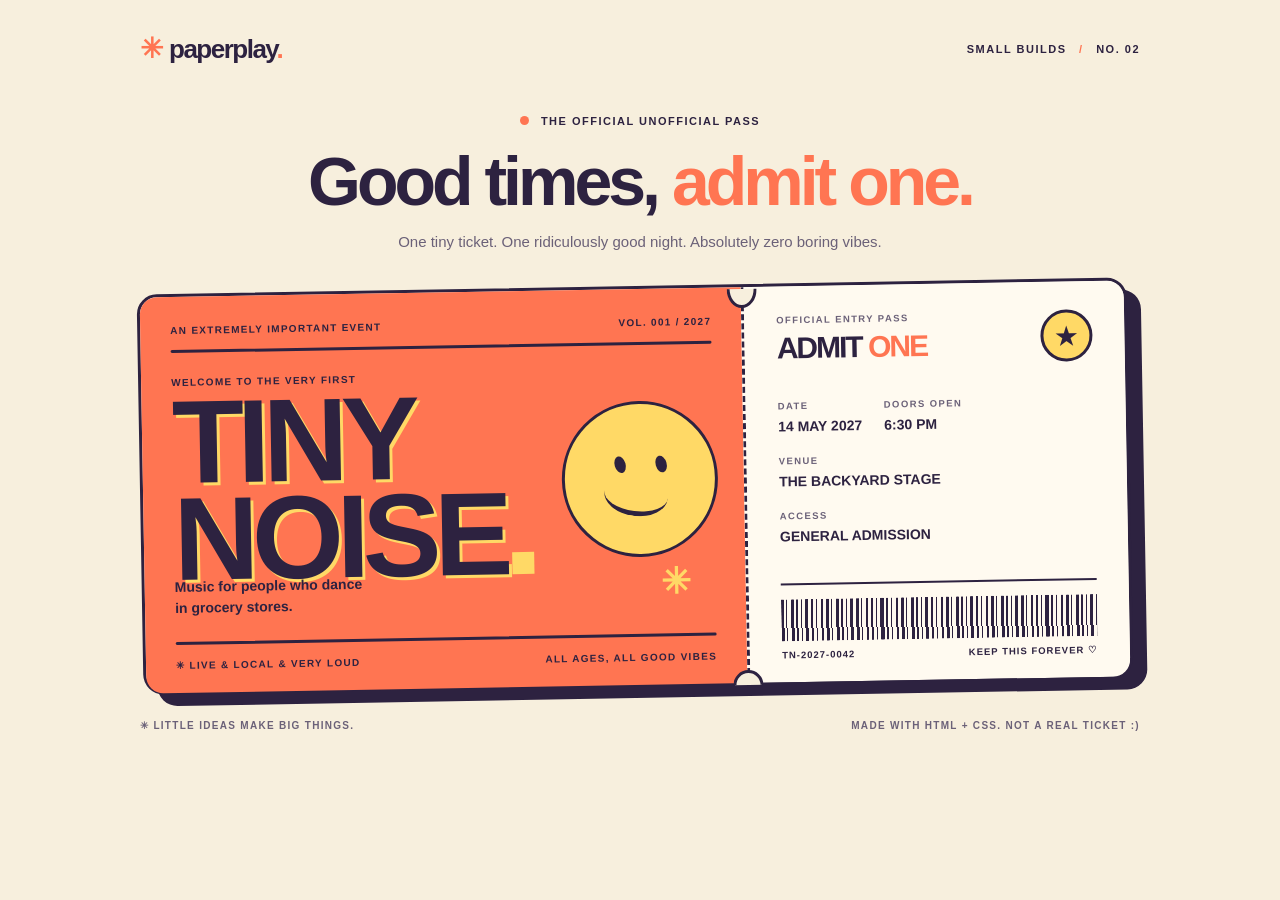
<file: begineer/index.html>
<!DOCTYPE html>
<html lang="en">
<head>
  <meta charset="UTF-8">
  <meta name="viewport" content="width=device-width, initial-scale=1">
  <title>paperplay. — Tiny Noise ticket</title>
  <link rel="stylesheet" href="style.css">
</head>
<body>
  <header class="top">
    <a class="logo" href="#"><span class="logo-star">✳</span>paperplay<span class="dot">.</span></a>
    <div class="top-meta">SMALL BUILDS <span class="slash">/</span> NO. 02</div>
  </header>

  <main>
    <section class="hero">
      <div class="eyebrow"><span class="eyebrow-dot"></span>THE OFFICIAL UNOFFICIAL PASS</div>
      <h1>Good times, <span class="accent">admit one.</span></h1>
      <p class="sub">One tiny ticket. One ridiculously good night. Absolutely zero boring vibes.</p>
    </section>

    <div class="ticket-wrap">
      <article class="ticket">
        <!-- Main panel -->
        <div class="main">
          <div class="row-top">
            <span>AN EXTREMELY IMPORTANT EVENT</span>
            <span>VOL. 001 / 2027</span>
          </div>
          <div class="rule"></div>

          <p class="welcome">WELCOME TO THE VERY FIRST</p>
          <h2 class="title">TINY<br>NOISE<span class="period"></span></h2>

          <div class="smiley" aria-hidden="true">
            <i class="eye l"></i><i class="eye r"></i><i class="mouth"></i>
          </div>

          <p class="tagline">Music for people who dance<br>in grocery stores.</p>
          <span class="spark">✳</span>

          <div class="rule bottom-rule"></div>
          <div class="row-bottom">
            <span>✳ LIVE &amp; LOCAL &amp; VERY LOUD</span>
            <span>ALL AGES, ALL GOOD VIBES</span>
          </div>
        </div>

        <!-- Stub -->
        <div class="stub">
          <span class="notch top"></span>
          <span class="notch bottom"></span>

          <div class="stub-head">
            <div>
              <small class="label">OFFICIAL ENTRY PASS</small>
              <div class="admit">ADMIT <span class="accent">ONE</span></div>
            </div>
            <div class="badge">★</div>
          </div>

          <div class="details">
            <div class="pair">
              <div><small class="label">DATE</small><b>14 MAY 2027</b></div>
              <div><small class="label">DOORS OPEN</small><b>6:30 PM</b></div>
            </div>
            <div><small class="label">VENUE</small><b>THE BACKYARD STAGE</b></div>
            <div><small class="label">ACCESS</small><b>GENERAL ADMISSION</b></div>
          </div>

          <div class="stub-rule"></div>
          <div class="barcode"></div>
          <div class="code-row">
            <span>TN-2027-0042</span>
            <span>KEEP THIS FOREVER ♡</span>
          </div>
        </div>
      </article>
    </div>
  </main>

  <footer class="foot">
    <span>✳ LITTLE IDEAS MAKE BIG THINGS.</span>
    <span>MADE WITH HTML + CSS. NOT A REAL TICKET :)</span>
  </footer>
</body>
</html>
</file>
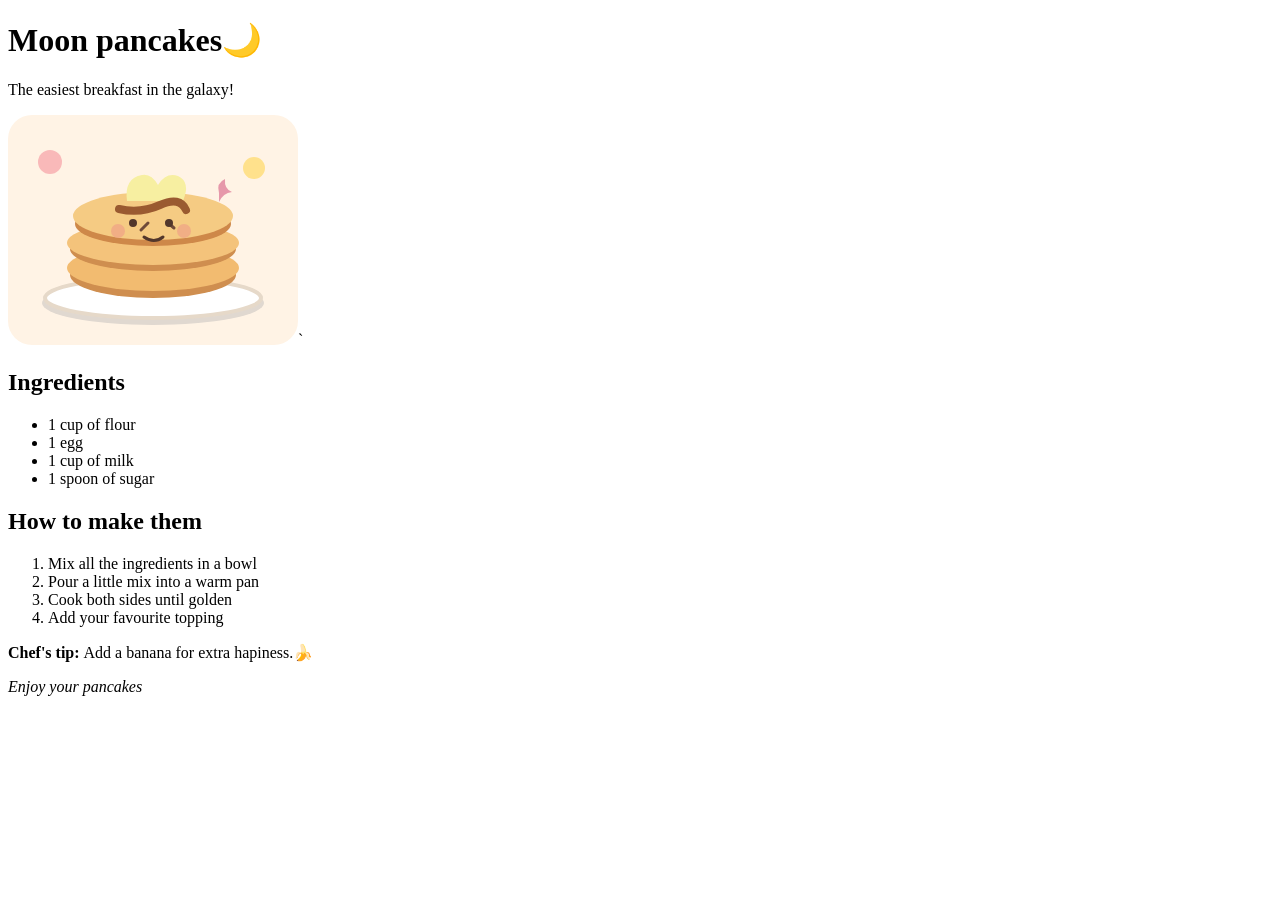
<file: pureeee/pancake.html>
<!doctype html>
<html lang="en">
  <head>
    <meta charset="UTF-8" />
    <meta name="viewport" content="width=device-width, initial-scale=1.0" />
    <title>Meet Momo</title>
  </head>
  <body>
    <h1>Moon pancakes🌙</h1>
    <p>The easiest breakfast in the galaxy!</p>
    <img src="pancakes.svg" alt="panckaces">`
   <br>
    <h2>Ingredients</h2>
    <ul>
      <li>1 cup of flour</li>
      <li>1 egg</li>
      <li>1 cup of milk</li>
      <li>1 spoon of sugar</li>
    </ul>
<h2>How to make them</h2>
<ol>
  <li>Mix all the ingredients in a bowl</li>
  <li>Pour a little mix into a warm pan</li>
  <li>Cook both sides until golden</li>
  <li>Add your favourite topping</li></lo>
</ol>
<p><b>Chef's tip: </b>Add a banana for extra hapiness.🍌</p>
<i>Enjoy your pancakes</i>
</file>
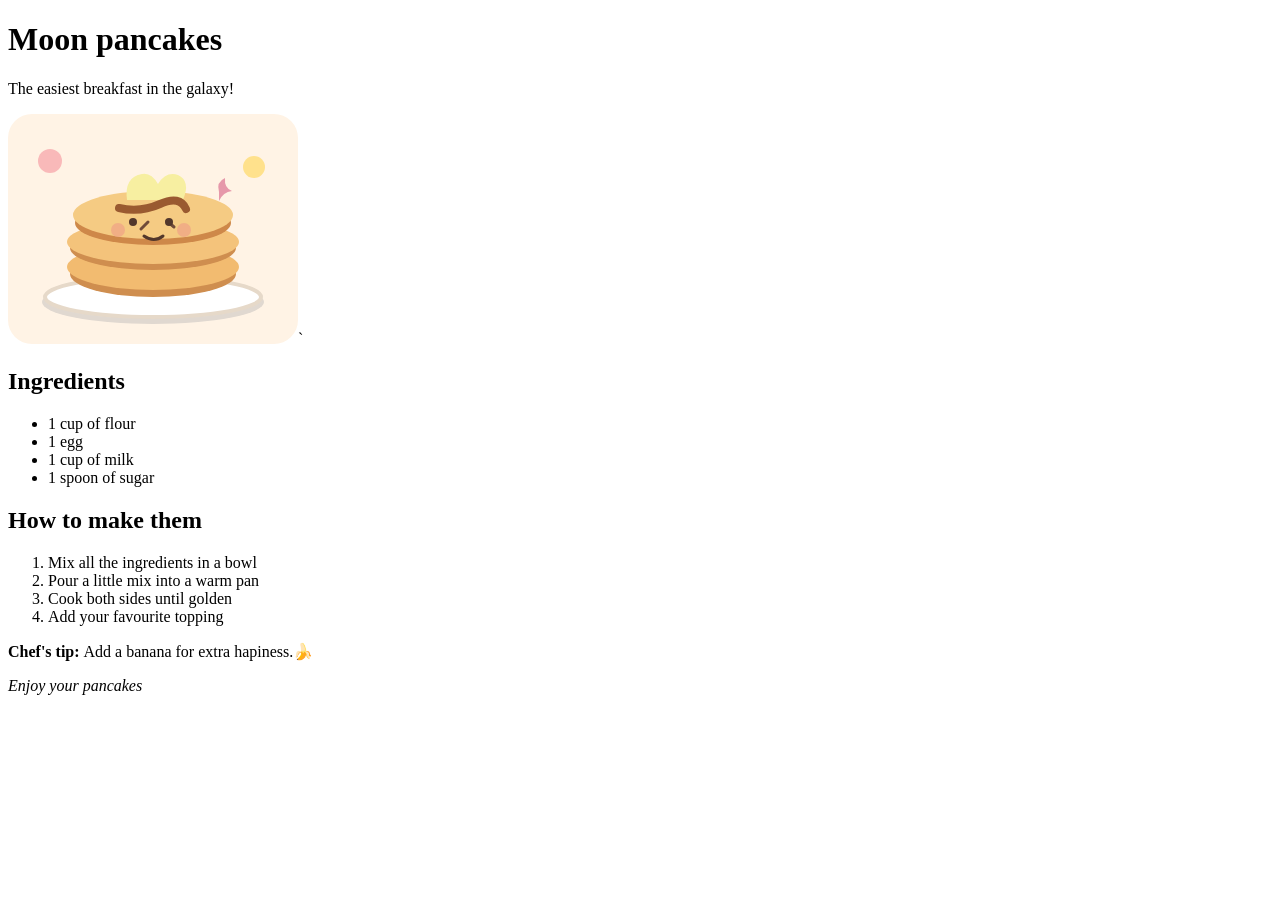
<file: pureeee/Untitled-2.html>
<!doctype html>
<html lang="en">
  <head>
    <meta charset="UTF-8" />
    <meta name="viewport" content="width=device-width, initial-scale=1.0" />
    <title>Meet Momo</title>
  </head>
  <body>
    <h1>Moon pancakes</h1>
    <p>The easiest breakfast in the galaxy!</p>
    <img src="pancakes.svg" alt="panckaces">`
   <br>
    <h2>Ingredients</h2>
    <ul>
      <li>1 cup of flour</li>
      <li>1 egg</li>
      <li>1 cup of milk</li>
      <li>1 spoon of sugar</li>
    </ul>
<h2>How to make them</h2>
<ol>
  <li>Mix all the ingredients in a bowl</li>
  <li>Pour a little mix into a warm pan</li>
  <li>Cook both sides until golden</li>
  <li>Add your favourite topping</li></lo>
</ol>
<p><b>Chef's tip: </b>Add a banana for extra hapiness.🍌</p>
<i>Enjoy your pancakes</i>
</file>
<file: begineer/style.css>
:root {
  --bg: #f7efdd;
  --ink: #2d2240;
  --coral: #ff7552;
  --yellow: #ffd966;
  --cream: #fffaf0;
  --muted: #6b6178;
}

* { box-sizing: border-box; margin: 0; padding: 0; }

body {
  background: var(--bg);
  color: var(--ink);
  font-family: "Helvetica Neue", Helvetica, Arial, sans-serif;
  min-height: 100vh;
  padding: 0 140px;
}

/* ---------- Header ---------- */
.top {
  display: flex;
  justify-content: space-between;
  align-items: center;
  padding-top: 32px;
}
.logo {
  font-size: 26px;
  font-weight: 700;
  letter-spacing: -1.5px;
  color: var(--ink);
  text-decoration: none;
}
.logo-star { color: var(--coral); font-size: 28px; margin-right: 6px; letter-spacing: 0; }
.dot, .slash, .accent { color: var(--coral); }
.top-meta {
  font-size: 11px;
  font-weight: 700;
  letter-spacing: 1.5px;
}
.slash { margin: 0 8px; }

/* ---------- Hero ---------- */
.hero { text-align: center; margin-top: 46px; }
.eyebrow {
  display: inline-flex;
  align-items: center;
  gap: 12px;
  font-size: 11px;
  font-weight: 700;
  letter-spacing: 1.5px;
}
.eyebrow-dot { width: 9px; height: 9px; border-radius: 50%; background: var(--coral); }
h1 {
  font-size: 68px;
  line-height: 1;
  letter-spacing: -4px;
  font-weight: 800;
  margin-top: 18px;
}
.sub { margin-top: 18px; font-size: 15px; color: var(--muted); }

/* ---------- Ticket ---------- */
.ticket-wrap { margin-top: 36px; padding: 0 10px 20px 0; }
.ticket {
  position: relative;
  display: grid;
  grid-template-columns: 1.57fr 1fr;
  height: 400px;
  border: 3px solid var(--ink);
  border-radius: 20px;
  background: var(--cream);
  transform: rotate(-1deg);
  box-shadow: 14px 12px 0 var(--ink);
}

.main {
  position: relative;
  background: var(--coral);
  border-radius: 17px 0 0 17px;
  padding: 28px 30px;
  font-size: 10px;
  font-weight: 700;
  letter-spacing: 1.3px;
}
.row-top, .row-bottom { display: flex; justify-content: space-between; }
.rule { height: 3px; background: var(--ink); margin: 14px 0 0; border-radius: 2px; }
.welcome { margin-top: 24px; }

.title {
  position: relative;
  font-size: 118px;
  line-height: .82;
  font-weight: 800;
  letter-spacing: -7px;
  margin-top: 6px;
  text-shadow: 3px 3px 0 var(--yellow);
}
.period {
  display: inline-block;
  width: 22px; height: 22px;
  background: var(--yellow);
  margin-left: 6px;
  box-shadow: none;
}

.smiley {
  position: absolute;
  right: 26px; top: 112px;
  width: 156px; height: 156px;
  border-radius: 50%;
  background: var(--yellow);
  border: 3px solid var(--ink);
}
.eye {
  position: absolute;
  top: 52px;
  width: 11px; height: 17px;
  background: var(--ink);
  border-radius: 50%;
}
.eye.l { left: 50px; transform: rotate(-15deg); }
.eye.r { right: 48px; transform: rotate(-15deg); }
.mouth {
  position: absolute;
  left: 38px; top: 84px;
  width: 64px; height: 28px;
  border-bottom: 5px solid var(--ink);
  border-radius: 0 0 60px 60px / 0 0 40px 40px;
  transform: rotate(8deg);
}

.tagline {
  position: absolute;
  left: 30px; bottom: 74px;
  font-size: 14px;
  line-height: 1.5;
  letter-spacing: 0;
}
.spark {
  position: absolute;
  right: 54px; bottom: 82px;
  font-size: 36px;
  color: var(--yellow);
}
.bottom-rule { position: absolute; left: 30px; right: 30px; bottom: 48px; margin: 0; }
.row-bottom { position: absolute; left: 30px; right: 30px; bottom: 22px; }

/* ---------- Stub ---------- */
.stub {
  position: relative;
  padding: 28px 32px 22px;
  border-left: 3px dashed var(--ink);
  background: var(--cream);
  border-radius: 0 17px 17px 0;
}
.notch {
  position: absolute;
  left: -17px;
  width: 30px; height: 30px;
  background: var(--bg);
  border: 3px solid var(--ink);
  border-radius: 50%;
}
.notch.top { top: -17px; clip-path: inset(50% 0 0 0); }
.notch.bottom { bottom: -17px; clip-path: inset(0 0 50% 0); }

.label {
  display: block;
  font-size: 9.5px;
  font-weight: 700;
  letter-spacing: 1.4px;
  color: var(--muted);
  margin-bottom: 6px;
}
.stub-head { display: flex; justify-content: space-between; align-items: flex-start; }
.admit { font-size: 30px; font-weight: 800; letter-spacing: -2px; }

.badge {
  width: 52px; height: 52px;
  border-radius: 50%;
  background: var(--yellow);
  border: 3px solid var(--ink);
  display: grid; place-items: center;
  font-size: 28px;
}

.details { margin-top: 34px; display: grid; gap: 20px; }
.details b { font-size: 14px; font-weight: 700; }
.pair { display: flex; gap: 22px; }

.stub-rule { height: 2px; background: var(--ink); margin-top: 38px; }
.barcode {
  height: 42px;
  margin-top: 14px;
  background:
    repeating-linear-gradient(90deg, var(--ink) 0 2px, transparent 2px 5px),
    repeating-linear-gradient(90deg, var(--ink) 0 4px, transparent 4px 11px);
  background-blend-mode: normal;
  -webkit-mask: repeating-linear-gradient(90deg, #000 0 3px, transparent 3px 5px, #000 5px 6px, transparent 6px 9px, #000 9px 13px, transparent 13px 15px);
          mask: repeating-linear-gradient(90deg, #000 0 3px, transparent 3px 5px, #000 5px 6px, transparent 6px 9px, #000 9px 13px, transparent 13px 15px);
}
.code-row {
  display: flex;
  justify-content: space-between;
  margin-top: 8px;
  font-size: 9.5px;
  font-weight: 700;
  letter-spacing: 1px;
}

/* ---------- Footer ---------- */
.foot {
  display: flex;
  justify-content: space-between;
  margin-top: 14px;
  padding-bottom: 40px;
  font-size: 10px;
  font-weight: 700;
  letter-spacing: 1.3px;
  color: var(--muted);
}

/* ---------- Responsive ---------- */
@media (max-width: 1000px) {
  body { padding: 0 24px; }
  h1 { font-size: 44px; letter-spacing: -2.5px; }
  .ticket { grid-template-columns: 1fr; height: auto; }
  .main { min-height: 400px; border-radius: 17px 17px 0 0; }
  .stub { border-left: 0; border-top: 3px dashed var(--ink); border-radius: 0 0 17px 17px; }
  .notch { display: none; }
  .title { font-size: 80px; }
  .smiley { width: 110px; height: 110px; top: 150px; }
  .eye { top: 36px; } .eye.l { left: 34px; } .eye.r { right: 32px; }
  .mouth { left: 26px; top: 58px; width: 44px; }
}
</file>
